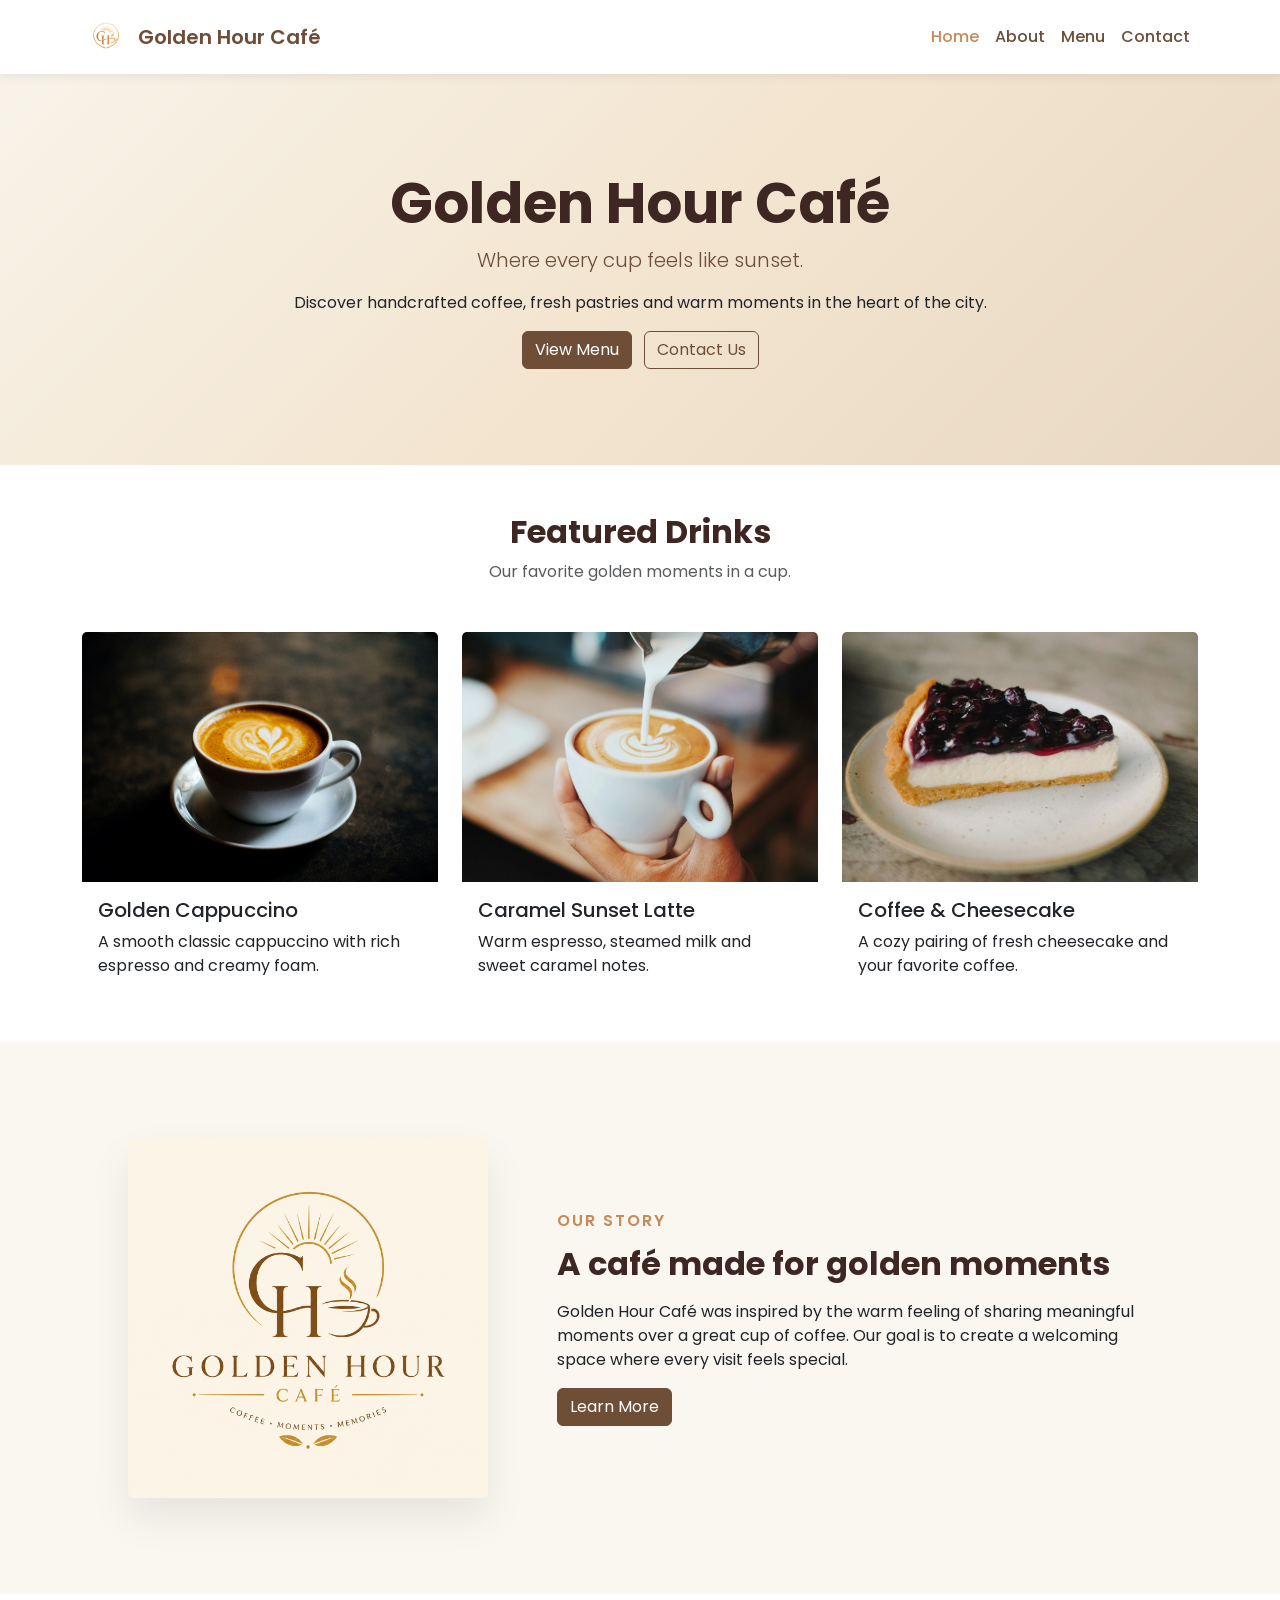
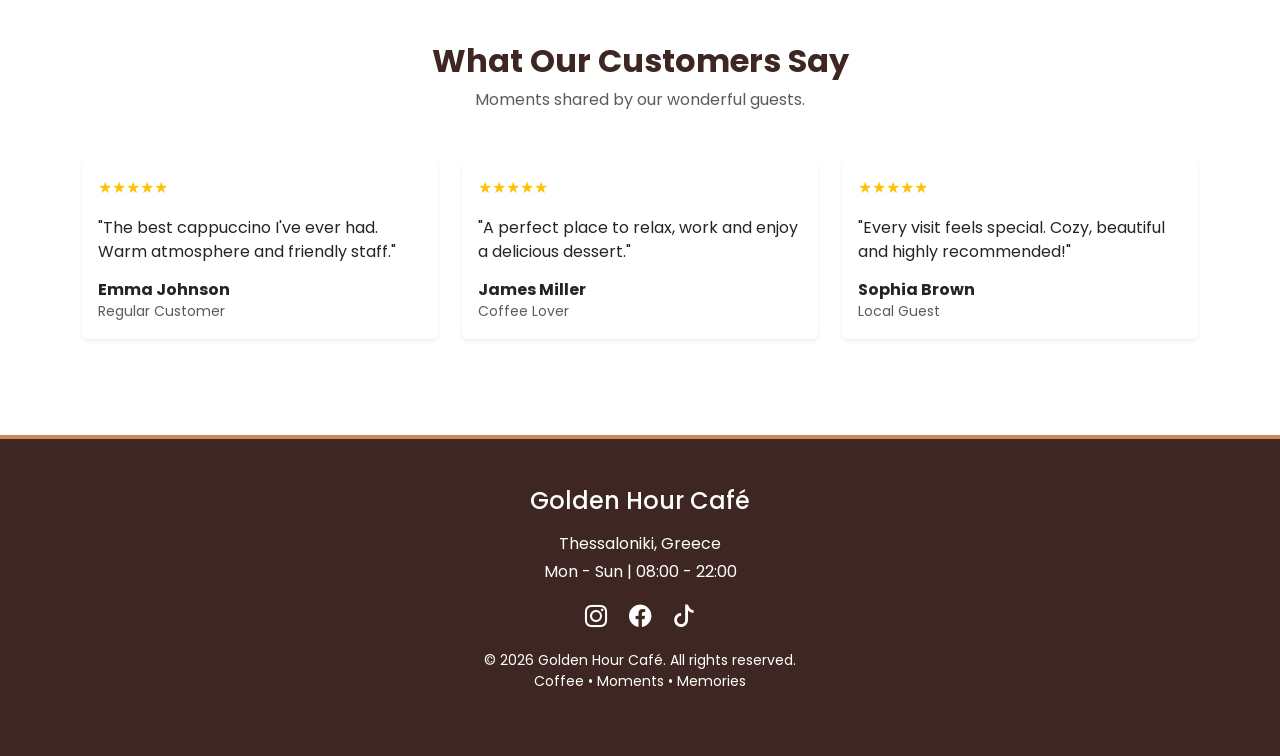
<file: index.html>
<!doctype html>
<html lang="en">
  <head>
    <meta charset="utf-8">
    <meta name="viewport" content="width=device-width, initial-scale=1">
    <title>Golden Hour Café</title>
    <link rel="preconnect" href="https://fonts.googleapis.com">
    <link rel="preconnect" href="https://fonts.gstatic.com" crossorigin>

    <link href="https://fonts.googleapis.com/css2?family=Poppins:wght@300;400;500;600;700&display=swap"
        rel="stylesheet">
    <link href="https://cdn.jsdelivr.net/npm/bootstrap@5.3.8/dist/css/bootstrap.min.css" rel="stylesheet">
    <link rel="stylesheet" href="https://cdn.jsdelivr.net/npm/bootstrap-icons@1.11.3/font/bootstrap-icons.css">
    <link rel="stylesheet" href="css/style.css">
  </head>
  <body>
    <nav class="navbar navbar-expand-lg bg-body-tertiary sticky-top">
        <div class="container">
            <a class="navbar-brand d-flex align-items-center gap-2" href="index.html">
                <img src="assets/favicon/favicon.png" alt="Golden Hour Café logo" width="48" height="48">
                <span class="fw-semibold">Golden Hour Café</span>
            </a>

            <button
                    class="navbar-toggler"
                    type="button"
                    data-bs-toggle="collapse"
                    data-bs-target="#navbarNav"
                    aria-controls="navbarNav"
                    aria-expanded="false"
                    aria-label="Toggle navigation">
                <span class="navbar-toggler-icon"></span>
            </button>

            <div class="collapse navbar-collapse" id="navbarNav">
                <ul class="navbar-nav ms-auto">
                    <li class="nav-item"><a class="nav-link" href="index.html">Home</a></li>
                    <li class="nav-item"><a class="nav-link" href="about.html">About</a></li>
                    <li class="nav-item"><a class="nav-link" href="menu.html">Menu</a></li>
                    <li class="nav-item"><a class="nav-link" href="contact.html">Contact</a></li>
                </ul>
            </div>
        </div>
    </nav>

    <header class="hero-section py-5 text-center">
        <div class="container py-5">
            <div class="row align-items-center">
                <div class="col-lg-12">
                    <h1 class="display-3 fw-bold">Golden Hour Café</h1>
                    <p class="lead">
                        Where every cup feels like sunset.
                    </p>
                    <p>
                        Discover handcrafted coffee, fresh pastries and warm moments in the heart of the city.
                    </p>

                    <a href="menu.html" class="btn btn-golden me-2">View Menu</a>
                    <a href="contact.html" class="btn btn-outline-golden">Contact Us</a>
                </div>
            </div>
        </div>
    </header>
    
    <main>
        <section class="container py-5">
            <div class="text-center mb-5">
                <h2 class="fw-bold">Featured Drinks</h2>
                <p class="text-muted">Our favorite golden moments in a cup.</p>
            </div>

            <div class="row g-4">
                <div class="col-md-4">
                    <div class="card h-100">
                        <img src="assets/images/menu/hot-drinks/cappuccino.jpg" class="card-img-top" alt="Cappuccino">
                        <div class="card-body">
                            <h5 class="card-title">Golden Cappuccino</h5>
                            <p class="card-text">
                                A smooth classic cappuccino with rich espresso and creamy foam.
                            </p>
                        </div>
                    </div>
                </div>

                <div class="col-md-4">
                    <div class="card h-100">
                        <img src="assets/images/menu/hot-drinks/latte.jpg" class="card-img-top" alt="Caramel latte">
                        <div class="card-body">
                            <h5 class="card-title">Caramel Sunset Latte</h5>
                            <p class="card-text">
                                Warm espresso, steamed milk and sweet caramel notes.
                            </p>
                        </div>
                    </div>
                </div>

                <div class="col-md-4">
                    <div class="card h-100">
                        <img src="assets/images/menu/desserts/cheesecake.jpg" class="card-img-top" alt="Cheesecake and coffee">
                        <div class="card-body">
                            <h5 class="card-title">Coffee & Cheesecake</h5>
                            <p class="card-text">
                                A cozy pairing of fresh cheesecake and your favorite coffee.
                            </p>
                        </div>
                    </div>
                </div>
            </div>
        </section>
    </main>

    <section class="about-preview py-5">
        <div class="container py-5">
            <div class="row align-items-center">
                <div class="col-lg-5 text-center">
                    <img
                    src="assets/logo/logo.png"
                    alt="Golden Hour Café logo"
                    class="img-fluid rounded about-preview-img">
                </div>

                <div class="col-lg-7 mt-4 mt-lg-0">
                    <span class="section-label">Our Story</span>
                    <h2 class="fw-bold mb-3">A café made for golden moments</h2>

                    <p>
                        Golden Hour Café was inspired by the warm feeling of sharing
                        meaningful moments over a great cup of coffee. Our goal is to
                        create a welcoming space where every visit feels special.
                    </p>

                    <a href="about.html" class="btn btn-golden">
                        Learn More
                    </a>
                </div>
            </div>
        </div>
    </section>

    <section class="container py-5">
        <div class="text-center mb-5">
            <h2 class="fw-bold">What Our Customers Say</h2>
            <p class="text-muted">
                Moments shared by our wonderful guests.
            </p>
        </div>

        <div class="row g-4">
            <div class="col-md-4">
                <div class="card h-100 shadow-sm border-0">
                    <div class="card-body">
                        <p class="text-warning mb-3">★★★★★</p>
                        <p class="card-text">
                            "The best cappuccino I've ever had. Warm atmosphere and friendly staff."
                        </p>
                        <h6 class="fw-bold mb-0">Emma Johnson</h6>
                        <small class="text-muted">Regular Customer</small>
                    </div>
                </div>
            </div>

            <div class="col-md-4">
                <div class="card h-100 shadow-sm border-0">
                    <div class="card-body">
                        <p class="text-warning mb-3">★★★★★</p>
                        <p class="card-text">
                            "A perfect place to relax, work and enjoy a delicious dessert."
                        </p>
                        <h6 class="fw-bold mb-0">James Miller</h6>
                        <small class="text-muted">Coffee Lover</small>
                    </div>
                </div>
            </div>

            <div class="col-md-4">
                <div class="card h-100 shadow-sm border-0">
                    <div class="card-body">
                        <p class="text-warning mb-3">★★★★★</p>
                        <p class="card-text">
                            "Every visit feels special. Cozy, beautiful and highly recommended!"
                        </p>
                        <h6 class="fw-bold mb-0">Sophia Brown</h6>
                        <small class="text-muted">Local Guest</small>
                    </div>
                </div>
            </div>
        </div>
    </section>

    <footer class="py-5 mt-5 text-center text-white">
        <div class="container">
            <h4 class="mb-3">Golden Hour Café</h4>
            <p class="mb-1">Thessaloniki, Greece</p>
            <p class="mb-3">Mon - Sun | 08:00 - 22:00</p>
            <div class="footer-socials mb-3">
                <a href="#" aria-label="Instagram">
                    <i class="bi bi-instagram"></i>
                </a>
                <a href="#" aria-label="Facebook">
                    <i class="bi bi-facebook"></i>
                </a>
                <a href="#" aria-label="TikTok">
                    <i class="bi bi-tiktok"></i>
                </a>
            </div>
            <p class="small mb-0">
                © 2026 Golden Hour Café. All rights reserved.
            </p>
            <p class="small mb-3">
                Coffee • Moments • Memories
            </p>
        </div>
        <button id="backToTop" class="btn btn-golden"> ↑ </button>
    </footer>

    <script src="https://cdn.jsdelivr.net/npm/bootstrap@5.3.8/dist/js/bootstrap.bundle.min.js"></script>
    <script src="js/script.js"></script>
  </body>
</html>
</file>
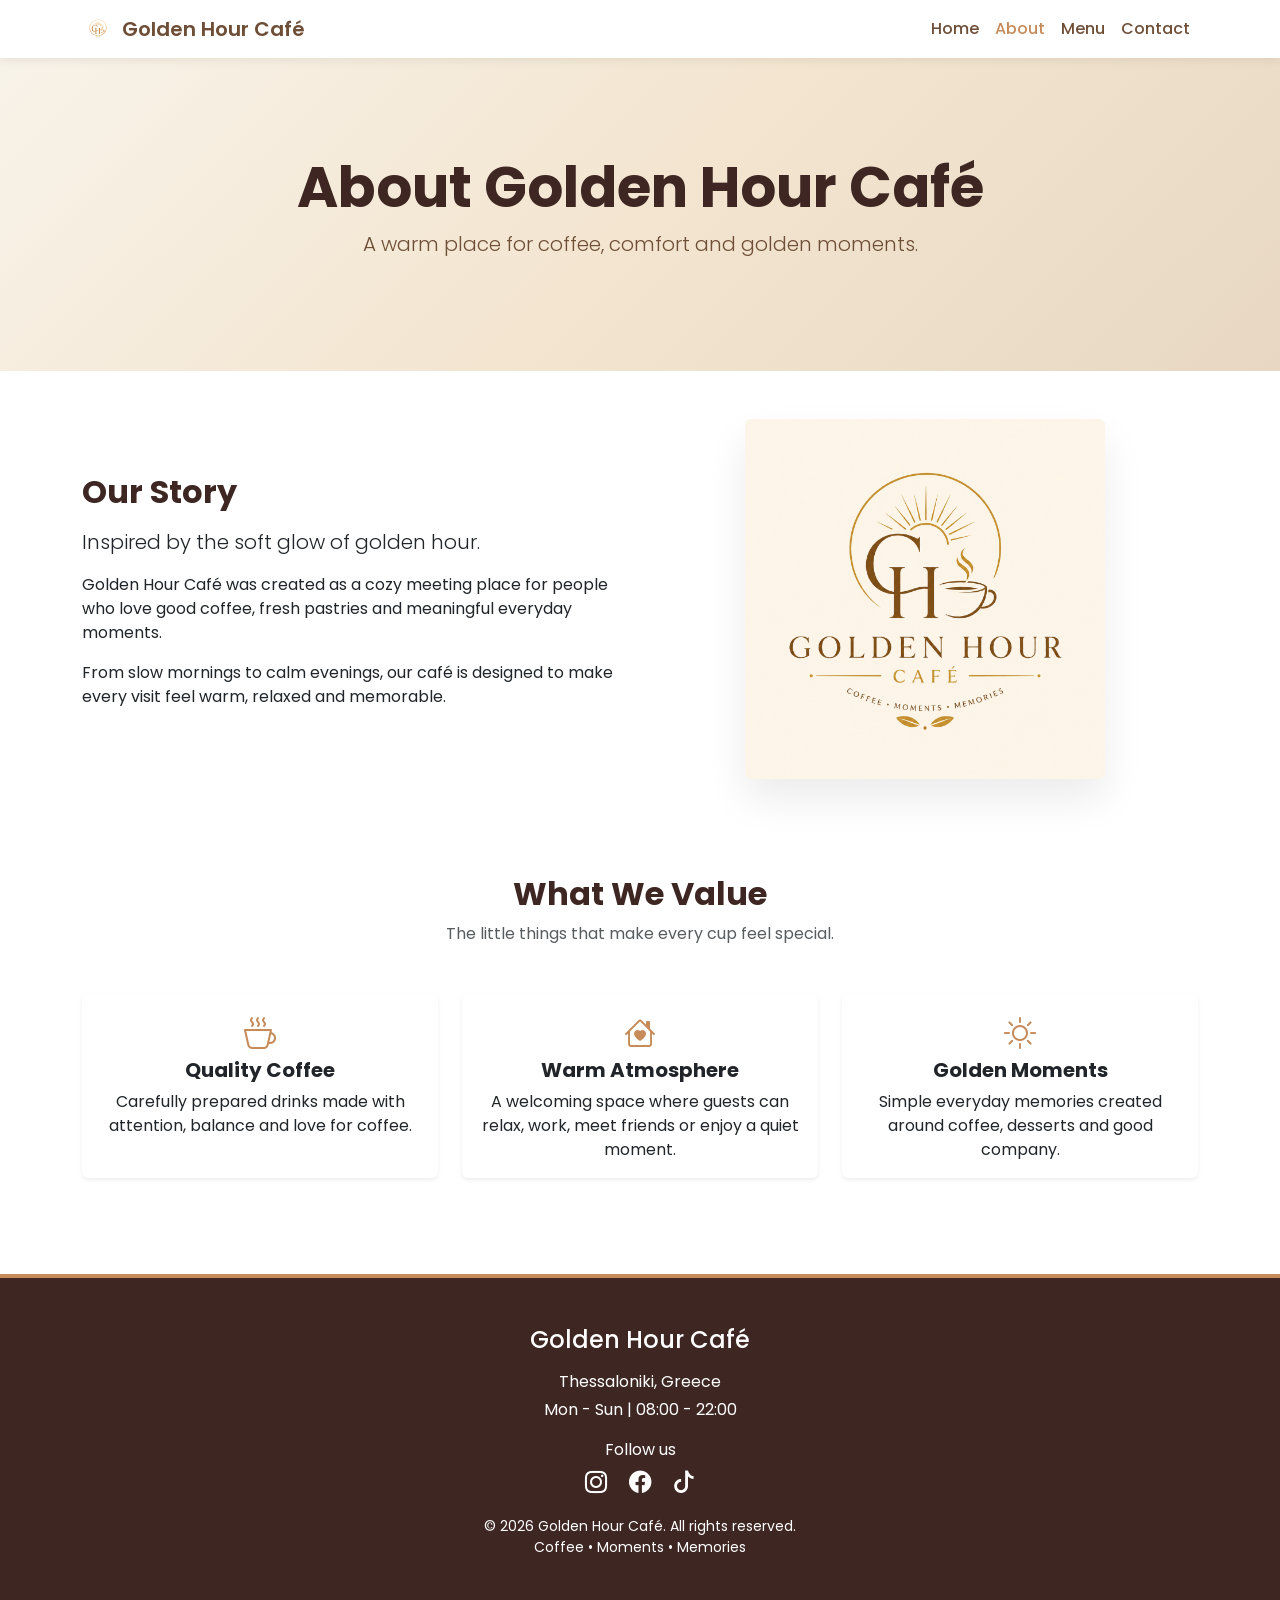
<file: about.html>
<!doctype html>
<html lang="en">
<head>
    <meta charset="utf-8">
    <meta name="viewport" content="width=device-width, initial-scale=1">
    <title>About | Golden Hour Café</title>
    <link rel="preconnect" href="https://fonts.googleapis.com">
    <link rel="preconnect" href="https://fonts.gstatic.com" crossorigin>

    <link href="https://fonts.googleapis.com/css2?family=Poppins:wght@300;400;500;600;700&display=swap"
        rel="stylesheet">

    <link href="https://cdn.jsdelivr.net/npm/bootstrap@5.3.8/dist/css/bootstrap.min.css" rel="stylesheet">
    <link rel="stylesheet" href="https://cdn.jsdelivr.net/npm/bootstrap-icons@1.11.3/font/bootstrap-icons.css">
    <link rel="stylesheet" href="css/style.css">
</head>

<body>
<nav class="navbar navbar-expand-lg bg-body-tertiary">
    <div class="container">
        <a class="navbar-brand d-flex align-items-center gap-2" href="index.html">
            <img src="assets/favicon/favicon.png" alt="Golden Hour Café icon" width="32" height="32">
            <span class="fw-semibold">Golden Hour Café</span>
        </a>

        <button class="navbar-toggler" type="button" data-bs-toggle="collapse" data-bs-target="#navbarNav">
            <span class="navbar-toggler-icon"></span>
        </button>

        <div class="collapse navbar-collapse" id="navbarNav">
            <ul class="navbar-nav ms-auto">
                <li class="nav-item"><a class="nav-link" href="index.html">Home</a></li>
                <li class="nav-item"><a class="nav-link" href="about.html">About</a></li>
                <li class="nav-item"><a class="nav-link" href="menu.html">Menu</a></li>
                <li class="nav-item"><a class="nav-link" href="contact.html">Contact</a></li>
            </ul>
        </div>
    </div>
</nav>

<header class="hero-section py-5">
    <div class="container text-center py-5">
        <h1 class="display-4 fw-bold">About Golden Hour Café</h1>
        <p class="lead">A warm place for coffee, comfort and golden moments.</p>
    </div>
</header>

<main>
    <section class="container py-5">
        <div class="row align-items-center">
            <div class="col-lg-6">
                <h2 class="fw-bold mb-3">Our Story</h2>
                <p class="lead">Inspired by the soft glow of golden hour.</p>
                <p>
                    Golden Hour Café was created as a cozy meeting place for people who love good coffee,
                    fresh pastries and meaningful everyday moments.
                </p>
                <p>
                    From slow mornings to calm evenings, our café is designed to make every visit feel warm,
                    relaxed and memorable.
                </p>
            </div>

            <div class="col-lg-6 text-center mt-4 mt-lg-0">
                <img src="assets/logo/logo.png" alt="Golden Hour Café logo" class="img-fluid rounded about-preview-img">
            </div>
        </div>
    </section>

    <section class="container py-5">
        <div class="text-center mb-5">
            <h2 class="fw-bold">What We Value</h2>
            <p class="text-muted">The little things that make every cup feel special.</p>
        </div>

        <div class="row g-4">
            <div class="col-md-4">
                <div class="card h-100 shadow-sm border-0">
                    <div class="card-body text-center">
                        <i class="bi bi-cup-hot value-icon"></i>
                        <h5 class="fw-bold">Quality Coffee</h5>
                        <p class="card-text">
                            Carefully prepared drinks made with attention, balance and love for coffee.
                        </p>
                    </div>
                </div>
            </div>

            <div class="col-md-4">
                <div class="card h-100 shadow-sm border-0">
                    <div class="card-body text-center">
                        <i class="bi bi-house-heart value-icon"></i>
                        <h5 class="fw-bold">Warm Atmosphere</h5>
                        <p class="card-text">
                            A welcoming space where guests can relax, work, meet friends or enjoy a quiet moment.
                        </p>
                    </div>
                </div>
            </div>

            <div class="col-md-4">
                <div class="card h-100 shadow-sm border-0">
                    <div class="card-body text-center">
                        <i class="bi bi-sun value-icon"></i>
                        <h5 class="fw-bold">Golden Moments</h5>
                        <p class="card-text">
                            Simple everyday memories created around coffee, desserts and good company.
                        </p>
                    </div>
                </div>
            </div>
        </div>
    </section>
</main>

<footer class="py-5 mt-5 text-center text-white">
    <div class="container">
        <h4 class="mb-3">Golden Hour Café</h4>
        <p class="mb-1">Thessaloniki, Greece</p>
        <p class="mb-3">Mon - Sun | 08:00 - 22:00</p>
        <div class="footer-socials mb-3">
            <p class="mb-1">Follow us</p>
            <a href="#" aria-label="Instagram">
                <i class="bi bi-instagram"></i>
            </a>
            <a href="#" aria-label="Facebook">
                <i class="bi bi-facebook"></i>
            </a>
            <a href="#" aria-label="TikTok">
                <i class="bi bi-tiktok"></i>
            </a>
        </div>
        <p class="small mb-0">
            © 2026 Golden Hour Café. All rights reserved.
        </p>
        <p class="small mb-3">
            Coffee • Moments • Memories
        </p>
    </div>
    <button id="backToTop" class="btn btn-golden"> ↑ </button>
</footer>


<script src="https://cdn.jsdelivr.net/npm/bootstrap@5.3.8/dist/js/bootstrap.bundle.min.js"></script>
<script src="js/script.js"></script>
</body>
</html>
</file>
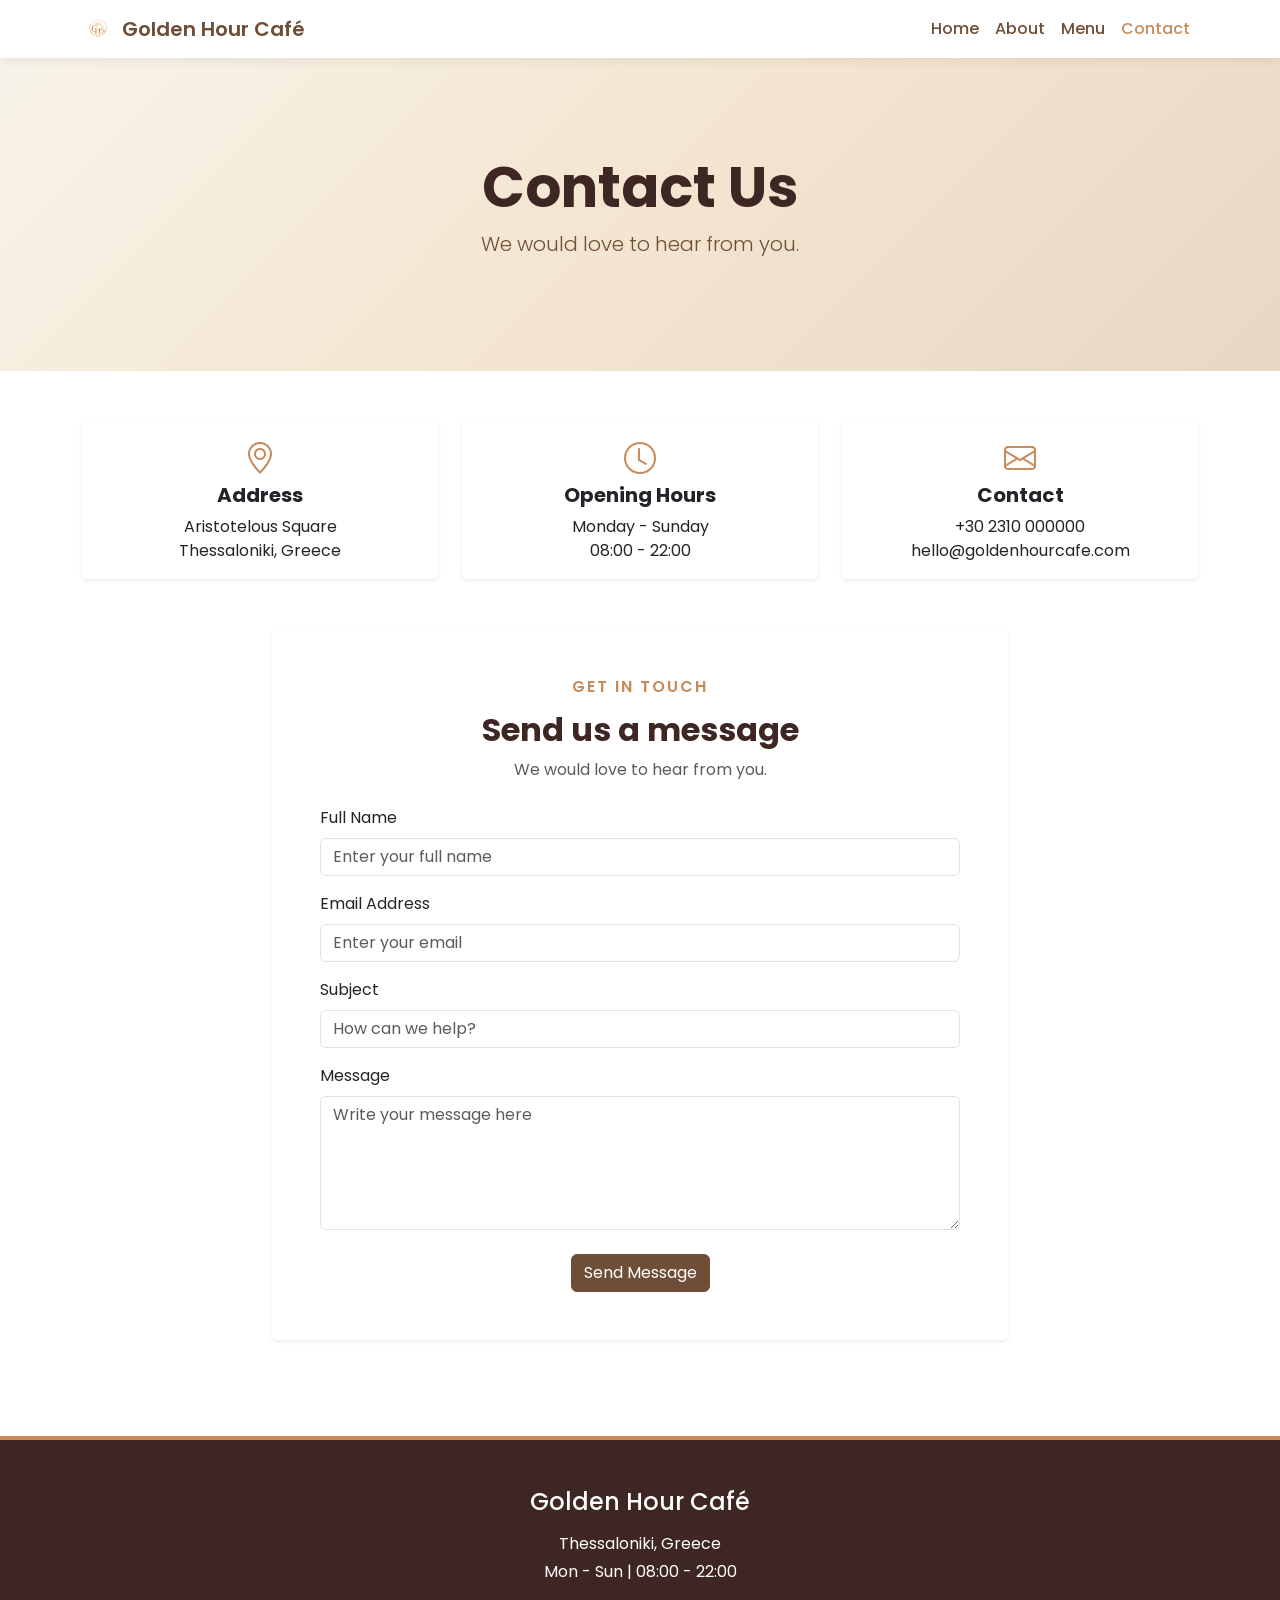
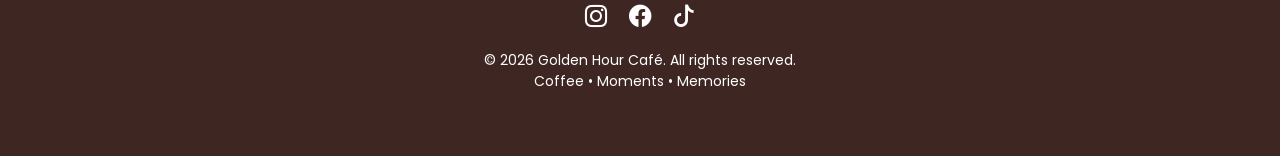
<file: contact.html>
<!doctype html>
<html lang="en">
<head>
    <meta charset="utf-8">
    <meta name="viewport" content="width=device-width, initial-scale=1">
    <title>Contact | Golden Hour Café</title>
    <link rel="preconnect" href="https://fonts.googleapis.com">
    <link rel="preconnect" href="https://fonts.gstatic.com" crossorigin>

    <link href="https://fonts.googleapis.com/css2?family=Poppins:wght@300;400;500;600;700&display=swap"
        rel="stylesheet">
    <link href="https://cdn.jsdelivr.net/npm/bootstrap@5.3.8/dist/css/bootstrap.min.css" rel="stylesheet">
    <link rel="stylesheet" href="https://cdn.jsdelivr.net/npm/bootstrap-icons@1.11.3/font/bootstrap-icons.css">
    <link rel="stylesheet" href="css/style.css">
</head>

<body>

<nav class="navbar navbar-expand-lg bg-body-tertiary">
    <div class="container">
        <a class="navbar-brand d-flex align-items-center gap-2" href="index.html">
            <img src="assets/favicon/favicon.png" alt="Golden Hour Café icon" width="32" height="32">
            <span class="fw-semibold">Golden Hour Café</span>
        </a>

        <button class="navbar-toggler" type="button" data-bs-toggle="collapse" data-bs-target="#navbarNav">
            <span class="navbar-toggler-icon"></span>
        </button>

        <div class="collapse navbar-collapse" id="navbarNav">
            <ul class="navbar-nav ms-auto">
                <li class="nav-item"><a class="nav-link" href="index.html">Home</a></li>
                <li class="nav-item"><a class="nav-link" href="about.html">About</a></li>
                <li class="nav-item"><a class="nav-link" href="menu.html">Menu</a></li>
                <li class="nav-item"><a class="nav-link" href="contact.html">Contact</a></li>
            </ul>
        </div>
    </div>
</nav>

<header class="hero-section py-5">
    <div class="container text-center py-5">
        <h1 class="display-4 fw-bold">Contact Us</h1>
        <p class="lead">
            We would love to hear from you.
        </p>
    </div>
</header>

<main>
    <section class="container py-5">
        <div class="row g-4 mb-5">
            <div class="col-md-4">
                <div class="card h-100 shadow-sm border-0">
                    <div class="card-body text-center">
                        <i class="bi bi-geo-alt value-icon"></i>
                        <h5 class="fw-bold">Address</h5>
                        <p class="mb-0">Aristotelous Square</p>
                        <p class="mb-0">Thessaloniki, Greece</p>
                    </div>
                </div>
            </div>

            <div class="col-md-4">
                <div class="card h-100 shadow-sm border-0">
                    <div class="card-body text-center">
                        <i class="bi bi-clock value-icon"></i>
                        <h5 class="fw-bold">Opening Hours</h5>
                        <p class="mb-0">Monday - Sunday</p>
                        <p class="mb-0">08:00 - 22:00</p>
                    </div>
                </div>
            </div>

            <div class="col-md-4">
                <div class="card h-100 shadow-sm border-0">
                    <div class="card-body text-center">
                        <i class="bi bi-envelope value-icon"></i>
                        <h5 class="fw-bold">Contact</h5>
                        <p class="mb-0">+30 2310 000000</p>
                        <p class="mb-0">hello@goldenhourcafe.com</p>
                    </div>
                </div>
            </div>
        </div>

        <div class="row justify-content-center">
            <div class="col-lg-8">
                <div class="card shadow-sm border-0">
                    <div class="card-body p-4 p-md-5">
                        <div class="text-center mb-4">
                            <span class="section-label">Get in Touch</span>
                            <h2 class="fw-bold">Send us a message</h2>
                            <p class="text-muted mb-0">
                                We would love to hear from you.
                            </p>
                        </div>

                        <form>
                            <div id="formMessage" class="alert alert-success d-none" role="alert">
                                Thank you! Your message has been sent successfully.
                            </div>

                            <div class="mb-3">
                                <label for="name" class="form-label">Full Name</label>
                                <input type="text" class="form-control" id="name" placeholder="Enter your full name">
                            </div>

                            <div class="mb-3">
                                <label for="email" class="form-label">Email Address</label>
                                <input type="email" class="form-control" id="email" placeholder="Enter your email">
                            </div>

                            <div class="mb-3">
                                <label for="subject" class="form-label">Subject</label>
                                <input type="text" class="form-control" id="subject" placeholder="How can we help?">
                            </div>

                            <div class="mb-4">
                                <label for="message" class="form-label">Message</label>
                                <textarea class="form-control" id="message" rows="5" placeholder="Write your message here"></textarea>
                            </div>

                            <div class="text-center">
                                <button type="submit" class="btn btn-golden">
                                    Send Message
                                </button>
                            </div>
                        </form>
                    </div>
                </div>
            </div>
        </div>
    </section>
</main>

<footer class="py-5 mt-5 text-center text-white">
    <div class="container">
        <h4 class="mb-3">Golden Hour Café</h4>
        <p class="mb-1">Thessaloniki, Greece</p>
        <p class="mb-3">Mon - Sun | 08:00 - 22:00</p>
        <div class="footer-socials mb-3">
            <a href="#" aria-label="Instagram">
                <i class="bi bi-instagram"></i>
            </a>
            <a href="#" aria-label="Facebook">
                <i class="bi bi-facebook"></i>
            </a>
            <a href="#" aria-label="TikTok">
                <i class="bi bi-tiktok"></i>
            </a>
        </div>
        <p class="small mb-0">
            © 2026 Golden Hour Café. All rights reserved.
        </p>
        <p class="small mb-3">
            Coffee • Moments • Memories
        </p>
    </div>
    <button id="backToTop" class="btn btn-golden"> ↑ </button>
</footer>

<script src="https://cdn.jsdelivr.net/npm/bootstrap@5.3.8/dist/js/bootstrap.bundle.min.js"></script>
<script src="js/script.js"></script>
</body>
</html>
</file>
<file: css/style.css>
/* Global */

:root {
    --gh-cream: #f8f3e9;
    --gh-light-cream: #faf7f0;
    --gh-caramel: #c68b59;
    --gh-coffee: #6f4e37;
    --gh-dark: #3e2723;
}

body {
    font-family: "Poppins", sans-serif;
}

h2 {
    color: var(--gh-dark);
}


/* Navbar */

.navbar {
    background-color: white !important;
    box-shadow: 0 2px 10px rgba(0, 0, 0, 0.08);
    z-index: 1030;
}

.navbar-brand {
    color: var(--gh-coffee);
}

.nav-link {
    color: var(--gh-coffee) !important;
    font-weight: 500;
    transition: 0.3s ease;
}

.nav-link:hover,
.nav-link.active {
    color: var(--gh-caramel) !important;
}


/* Hero */

.hero-section {
    background: linear-gradient(
        135deg,
        #f8f3e9 0%,
        #f3e5d0 50%,
        #e8d8c3 100%
    );
    padding: 4rem 0;
}

.hero-section h1 {
    color: var(--gh-dark);
    font-size: 3.5rem;
}

.hero-section .lead {
    color: var(--gh-coffee);
}

/* About Preview */

.about-preview {
    background-color: var(--gh-light-cream);
}

.about-preview-img {
    max-height: 360px;
    object-fit: contain;
    opacity: 0.95;
    box-shadow: 0 20px 40px rgba(0, 0, 0, 0.08);
}

.about-preview p {
    max-width: 600px;
}

.section-label {
    display: inline-block;
    color: var(--gh-caramel);
    font-weight: 600;
    letter-spacing: 2px;
    text-transform: uppercase;
    margin-bottom: 0.75rem;
}


/* Menu */
.price {
    color: var(--gh-coffee);
    font-size: 1.3rem;
    font-weight: 700;
    margin-bottom: 0;
}

.menu-category-icon {
    color: var(--gh-caramel);
}

/* Value Icons */

.value-icon {
    color: var(--gh-caramel);
    font-size: 2rem;
    margin-bottom: 1rem;
}


/* Buttons */

.btn-golden,
.btn-outline-golden {
    transition: all 0.3s ease;
}

.btn-golden {
    background-color: var(--gh-coffee);
    color: white;
    border: 1px solid var(--gh-coffee);
}

.btn-golden:hover {
    background-color: var(--gh-dark);
    color: white;
    transform: translateY(-2px);
}

.btn-outline-golden {
    color: var(--gh-coffee);
    border: 1px solid var(--gh-coffee);
}

.btn-outline-golden:hover {
    background-color: var(--gh-coffee);
    color: white;
    transform: translateY(-2px);
}


/* Cards */

.card {
    border: none;
    transition: all 0.3s ease;
}

.card:hover {
    transform: translateY(-8px);
    box-shadow: 0 12px 24px rgba(0, 0, 0, 0.12);
}

.card-img-top {
    height: 250px;
    object-fit: cover;
}

/* Back To Top */

#backToTop {
    position: fixed;
    bottom: 20px;
    right: 20px;
    width: 50px;
    height: 50px;
    border-radius: 50%;
    display: none;
    z-index: 1000;
}


/* Footer */

footer {
    background-color: var(--gh-dark);
    border-top: 4px solid var(--gh-caramel);
}

.footer-socials a {
    color: white;
    font-size: 1.4rem;
    margin: 0 0.5rem;
    transition: all 0.3s ease;
    text-decoration: none;
}

.footer-socials a:hover {
    color: var(--gh-caramel);
}
</file>
